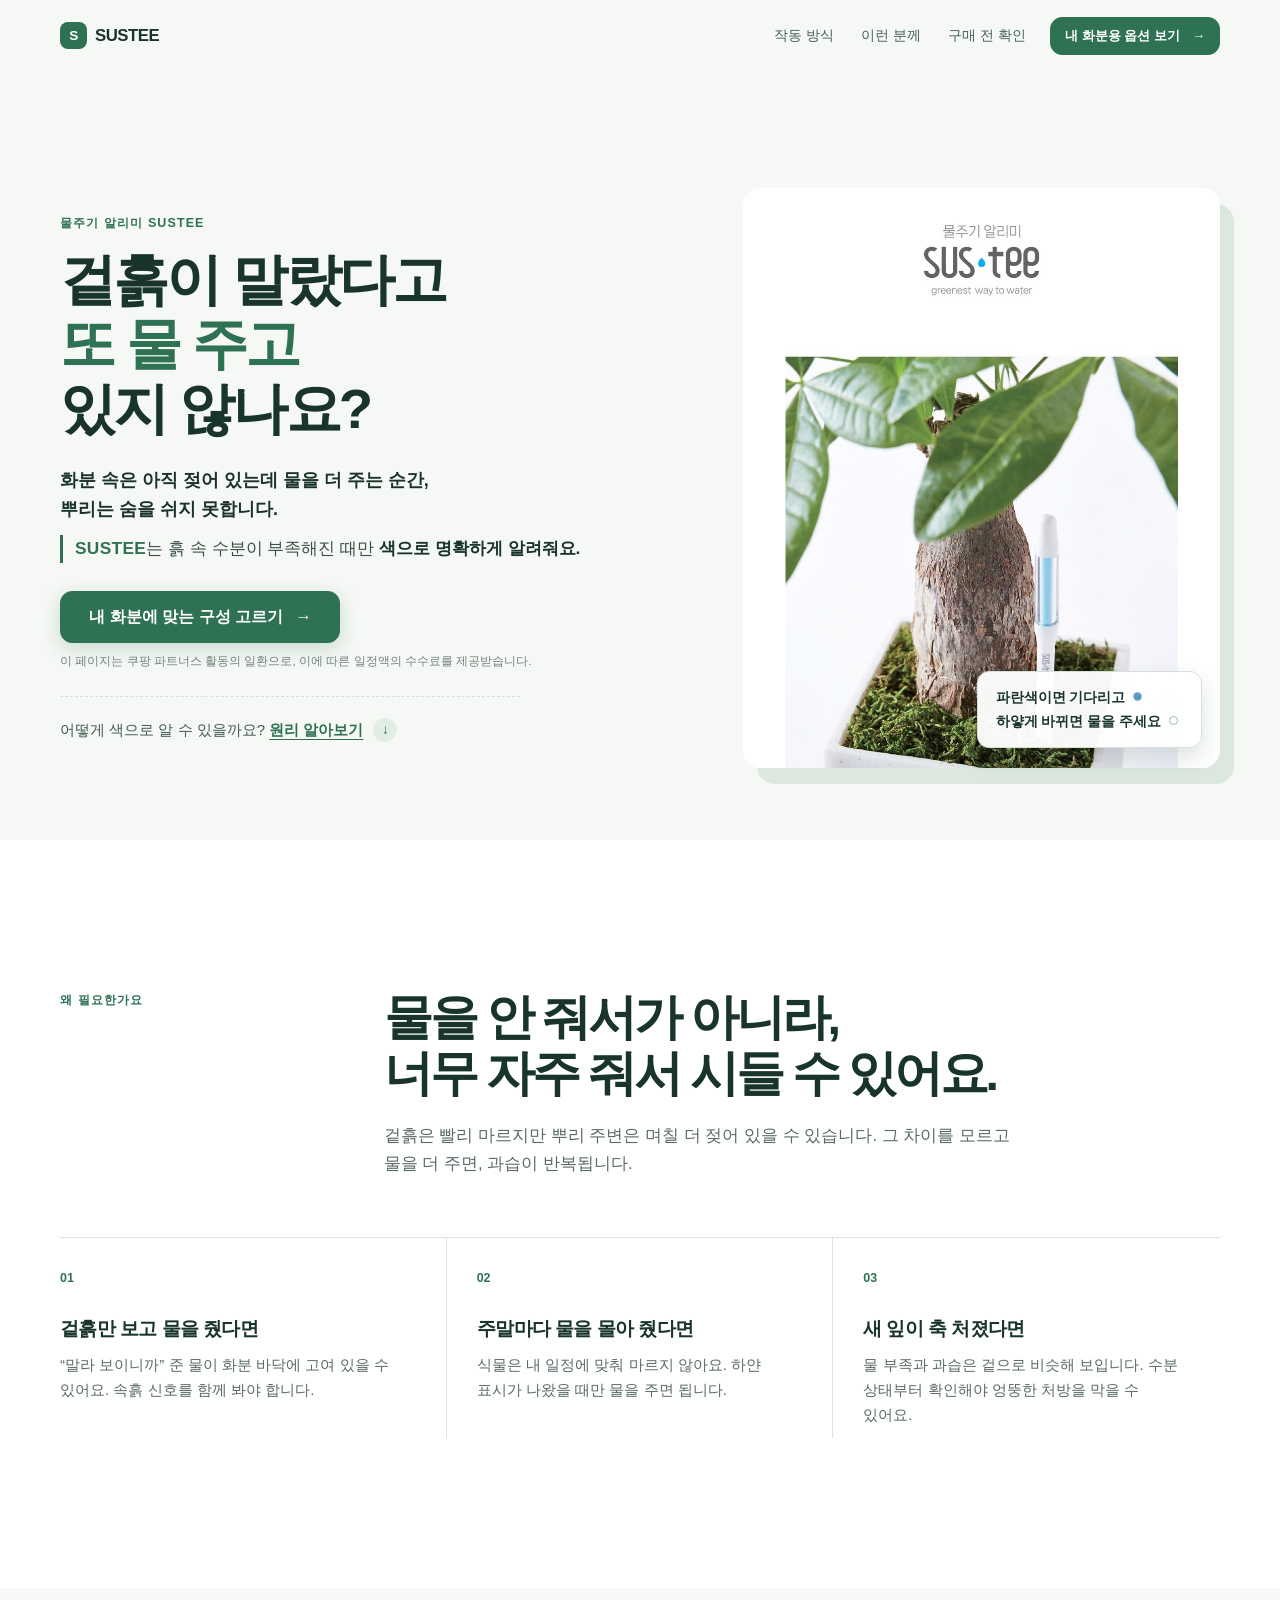
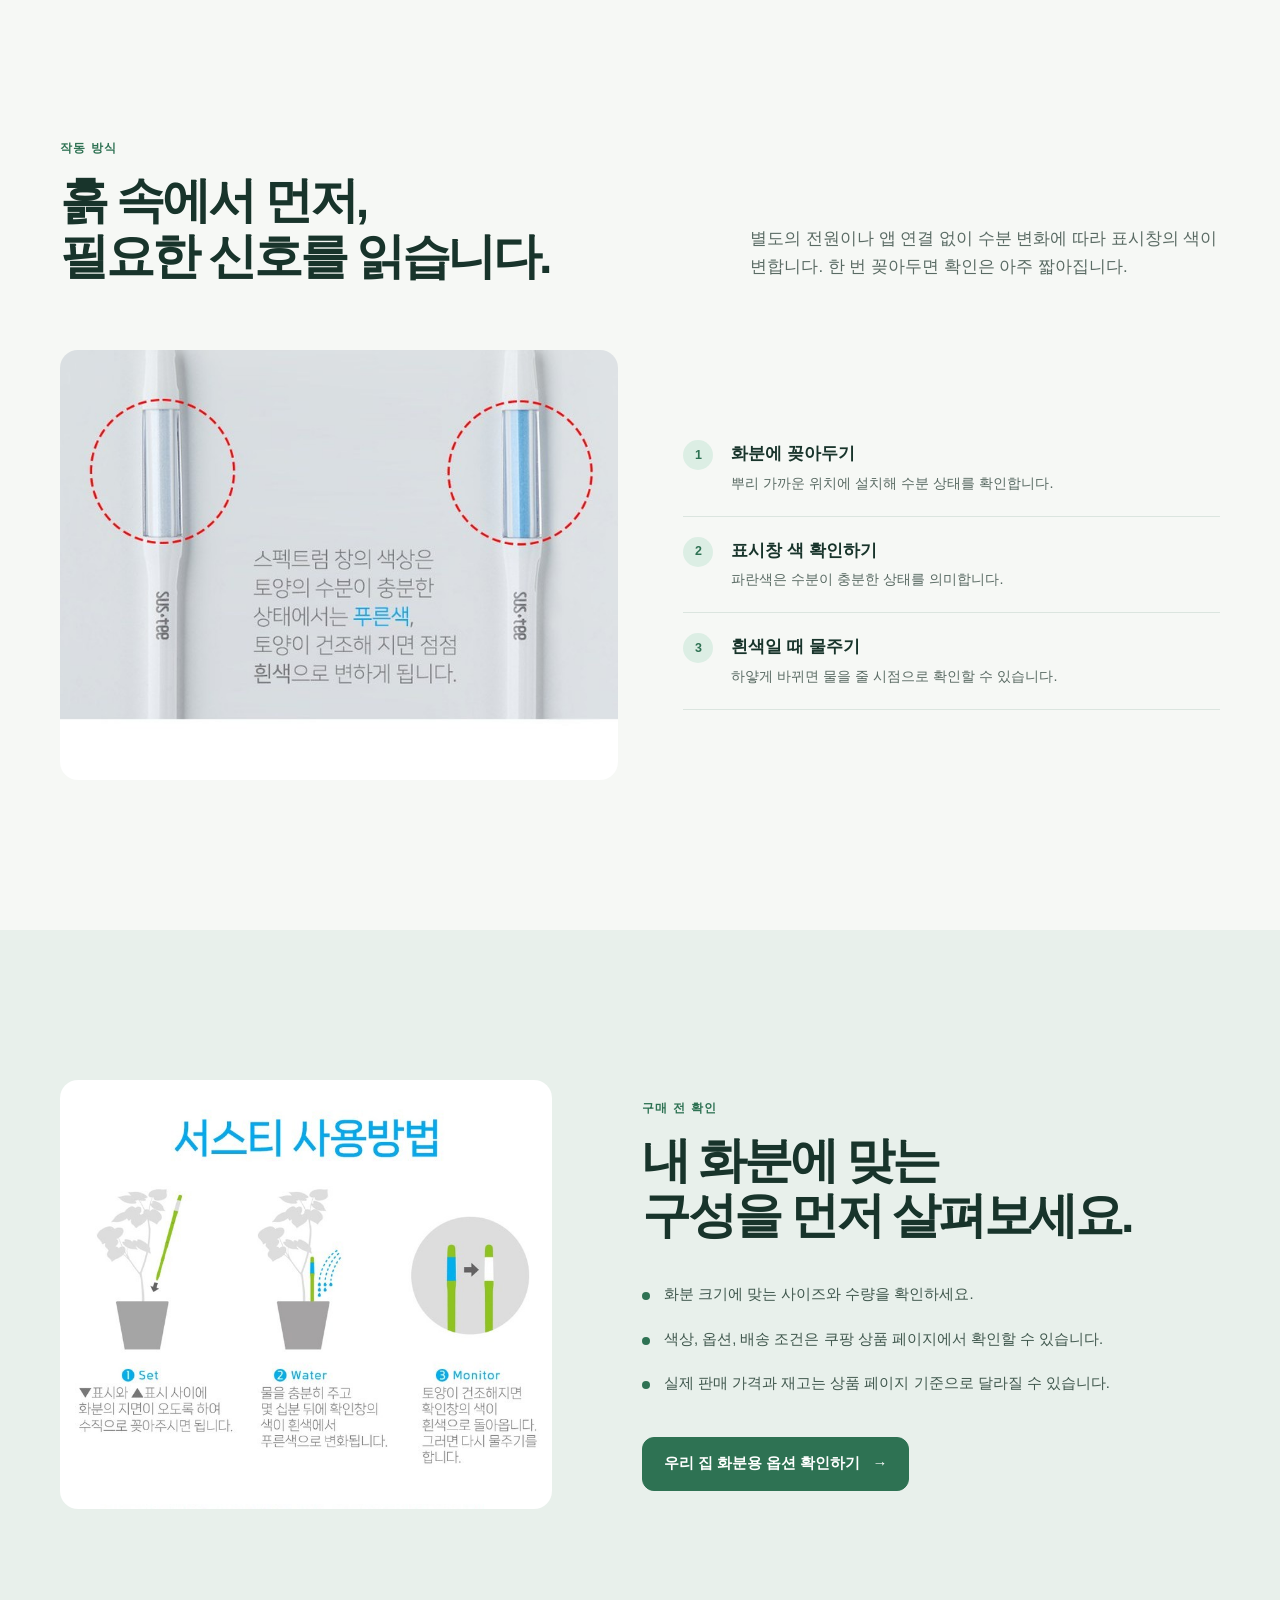
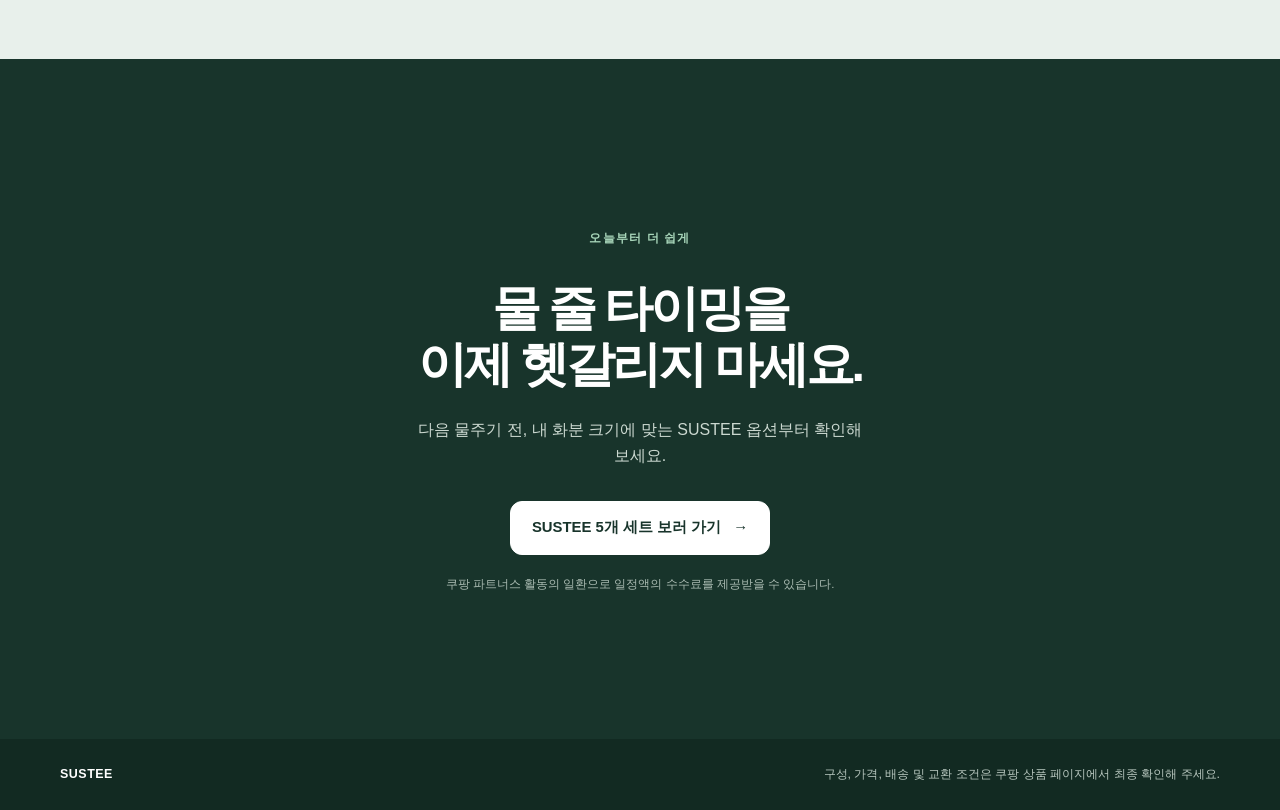
<file: landing-page/index.html>
<!doctype html>
<html lang="ko">
  <head>
    <!-- Google tag (gtag.js) -->
    <script async src="https://www.googletagmanager.com/gtag/js?id=G-DMBS907XPP"></script>
    <script>
      window.dataLayer = window.dataLayer || [];
      function gtag(){dataLayer.push(arguments);}
      gtag('js', new Date());

      gtag('config', 'G-DMBS907XPP');
    </script>
    <meta charset="UTF-8" />
    <meta name="viewport" content="width=device-width, initial-scale=1.0" />
    <meta name="description" content="눈으로 확인하는 식물 물주기 알리미 SUSTEE. 물이 필요한 때를 색으로 알려줍니다." />
    <title>SUSTEE | 눈으로 확인하는 물주기 알리미</title>
    <meta property="og:title" content="SUSTEE | 눈으로 확인하는 물주기 알리미" />
    <meta property="og:description" content="화분 속 수분 상태를 색으로 확인하세요." />
    <meta property="og:image" content="assets/hero-plant.jpg" />
    <link rel="stylesheet" href="styles.css" />
  </head>
  <body>
    <header class="site-header" id="site-header">
      <div class="shell nav-wrap">
        <a class="brand" href="#hero" aria-label="SUSTEE 처음으로">
          <span class="brand-mark">S</span><span>SUSTEE</span>
        </a>
        <nav class="nav" aria-label="주요 메뉴">
          <a href="#how-it-works">작동 방식</a>
          <a href="#why">이런 분께</a>
          <a href="#guide">구매 전 확인</a>
        </nav>
        <a class="button button-small" href="https://link.coupang.com/a/hChhu1HZUi" target="_blank" rel="sponsored noopener" data-cta-location="header">내 화분용 옵션 보기 <span aria-hidden="true">→</span></a>
      </div>
    </header>

    <main>
      <section class="hero" id="hero">
        <div class="shell hero-grid">
          <div class="hero-copy reveal">
            <p class="kicker">물주기 알리미 SUSTEE</p>
            <h1 id="hero-title">
              <span class="title-line">겉흙이 말랐다고</span>
              <span class="title-line accent-line">또 물 주고</span>
              <span class="title-line">있지 않나요?</span>
            </h1>
            <div class="hero-intro">
              <p class="hero-alert">
                <strong>화분 속은 아직 젖어 있는데 물을 더 주는 순간,<br />
                뿌리는 숨을 쉬지 못합니다.</strong>
              </p>
              <p class="hero-solution">
                <span class="solution-highlight">SUSTEE</span>는 흙 속 수분이 부족해진 때만 <strong>색으로 명확하게 알려줘요.</strong>
              </p>
            </div>
            <div class="hero-actions">
              <a class="button button-large" href="https://link.coupang.com/a/hChhu1HZUi" target="_blank" rel="sponsored noopener" id="cta-hero" data-cta-location="hero">내 화분에 맞는 구성 고르기 <span aria-hidden="true">→</span></a>
            </div>
            <p class="affiliate">이 페이지는 쿠팡 파트너스 활동의 일환으로, 이에 따른 일정액의 수수료를 제공받습니다.</p>
            <div class="hero-scroll-nudge">
              <a class="scroll-link" href="#how-it-works">
                <span class="scroll-link-text">어떻게 색으로 알 수 있을까요? <strong>원리 알아보기</strong></span>
                <span class="scroll-arrow" aria-hidden="true">↓</span>
              </a>
            </div>
          </div>
          <figure class="hero-visual reveal">
            <img src="./assets/hero-plant.jpg" alt="화분에 꽂힌 SUSTEE 물주기 알리미" fetchpriority="high" />
            <figcaption class="signal-card"><b>파란색이면 기다리고</b><span class="signal blue"></span><br /><b>하얗게 바뀌면 물을 주세요</b><span class="signal white"></span></figcaption>
          </figure>
        </div>
      </section>

      <section class="section quiet-section" id="why">
        <div class="shell intro-layout reveal">
          <p class="kicker">왜 필요한가요</p>
          <div>
            <h2>물을 안 줘서가 아니라,<br />너무 자주 줘서 시들 수 있어요.</h2>
            <p class="section-copy">겉흙은 빨리 마르지만 뿌리 주변은 며칠 더 젖어 있을 수 있습니다. 그 차이를 모르고 물을 더 주면, 과습이 반복됩니다.</p>
          </div>
        </div>
        <div class="shell reason-grid reveal">
          <article><span>01</span><h3>겉흙만 보고 물을 줬다면</h3><p>“말라 보이니까” 준 물이 화분 바닥에 고여 있을 수 있어요. 속흙 신호를 함께 봐야 합니다.</p></article>
          <article><span>02</span><h3>주말마다 물을 몰아 줬다면</h3><p>식물은 내 일정에 맞춰 마르지 않아요. 하얀 표시가 나왔을 때만 물을 주면 됩니다.</p></article>
          <article><span>03</span><h3>새 잎이 축 처졌다면</h3><p>물 부족과 과습은 겉으로 비슷해 보입니다. 수분 상태부터 확인해야 엉뚱한 처방을 막을 수 있어요.</p></article>
        </div>
      </section>

      <section class="section" id="how-it-works">
        <div class="shell split-heading reveal">
          <div><p class="kicker">작동 방식</p><h2 id="detail-space-title">흙 속에서 먼저,<br />필요한 신호를 읽습니다.</h2></div>
          <p class="section-copy">별도의 전원이나 앱 연결 없이 수분 변화에 따라 표시창의 색이 변합니다. 한 번 꽂아두면 확인은 아주 짧아집니다.</p>
        </div>
        <div class="shell process-grid reveal">
          <figure class="process-image"><img src="./assets/solution-color-compare.jpg" alt="파란색과 흰색으로 바뀌는 SUSTEE 표시창" loading="lazy" /></figure>
          <div class="process-steps">
            <article><span>1</span><div><h3>화분에 꽂아두기</h3><p>뿌리 가까운 위치에 설치해 수분 상태를 확인합니다.</p></div></article>
            <article><span>2</span><div><h3>표시창 색 확인하기</h3><p>파란색은 수분이 충분한 상태를 의미합니다.</p></div></article>
            <article><span>3</span><div><h3>흰색일 때 물주기</h3><p>하얗게 바뀌면 물을 줄 시점으로 확인할 수 있습니다.</p></div></article>
          </div>
        </div>
      </section>

      <section class="section proof-section" id="guide">
        <div class="shell proof-grid reveal">
          <figure><img src="./assets/proof-usage-steps.jpg" alt="SUSTEE 사용 방법 안내" loading="lazy" /></figure>
          <div>
            <p class="kicker">구매 전 확인</p>
            <h2>내 화분에 맞는<br />구성을 먼저 살펴보세요.</h2>
            <ul class="check-list">
              <li>화분 크기에 맞는 사이즈와 수량을 확인하세요.</li>
              <li>색상, 옵션, 배송 조건은 쿠팡 상품 페이지에서 확인할 수 있습니다.</li>
              <li>실제 판매 가격과 재고는 상품 페이지 기준으로 달라질 수 있습니다.</li>
            </ul>
            <a class="button button-large" href="https://link.coupang.com/a/hChhu1HZUi" target="_blank" rel="sponsored noopener" data-cta-location="guide">우리 집 화분용 옵션 확인하기 <span aria-hidden="true">→</span></a>
          </div>
        </div>
      </section>

      <section class="closing">
        <div class="shell closing-inner reveal">
          <p class="kicker">오늘부터 더 쉽게</p>
          <h2 id="purchase-title">물 줄 타이밍을<br />이제 헷갈리지 마세요.</h2>
          <p>다음 물주기 전, 내 화분 크기에 맞는 SUSTEE 옵션부터 확인해 보세요.</p>
          <a class="button button-on-dark button-large" href="https://link.coupang.com/a/hChhu1HZUi" target="_blank" rel="sponsored noopener" id="cta-final" data-cta-location="final">SUSTEE 5개 세트 보러 가기 <span aria-hidden="true">→</span></a>
          <small>쿠팡 파트너스 활동의 일환으로 일정액의 수수료를 제공받을 수 있습니다.</small>
        </div>
      </section>
    </main>

    <footer class="footer">
      <div class="shell footer-inner"><strong>SUSTEE</strong><p>구성, 가격, 배송 및 교환 조건은 쿠팡 상품 페이지에서 최종 확인해 주세요.</p></div>
    </footer>
    <script src="script.js"></script>
  </body>
</html>
</file>
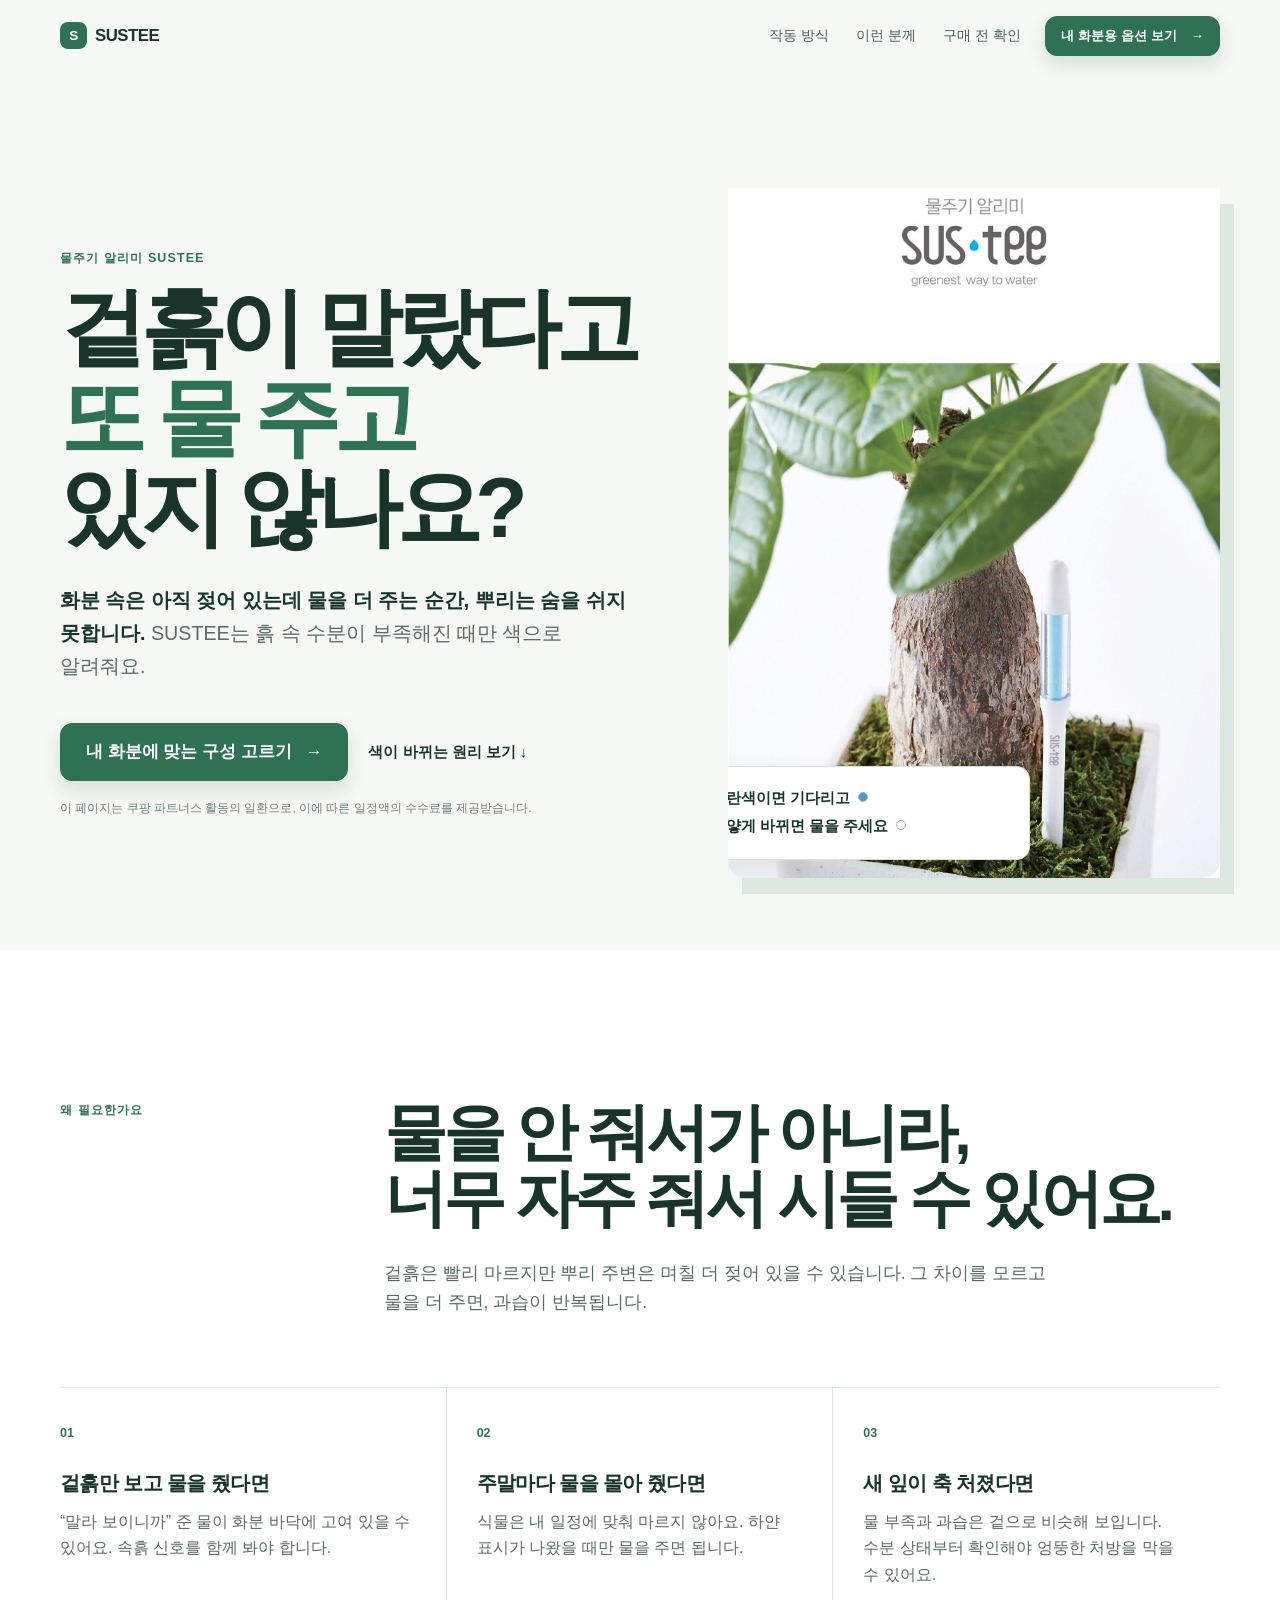
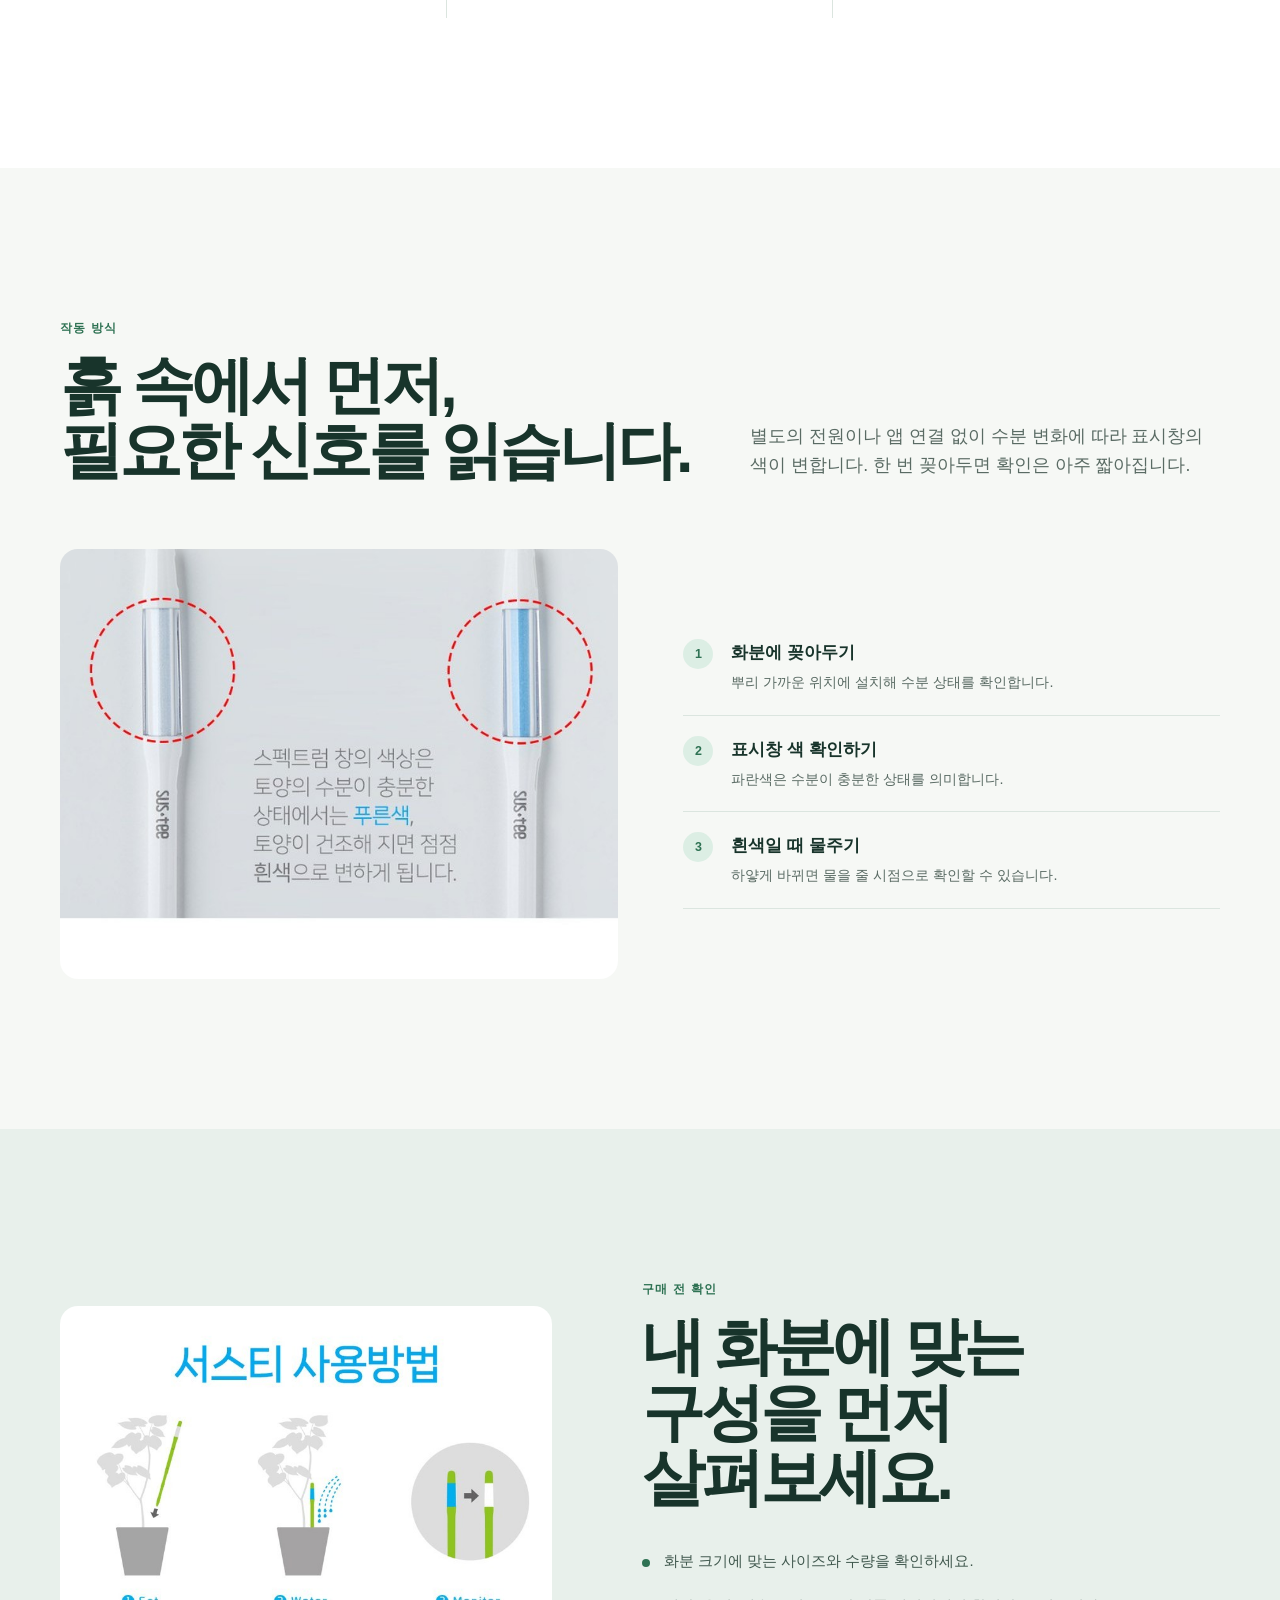
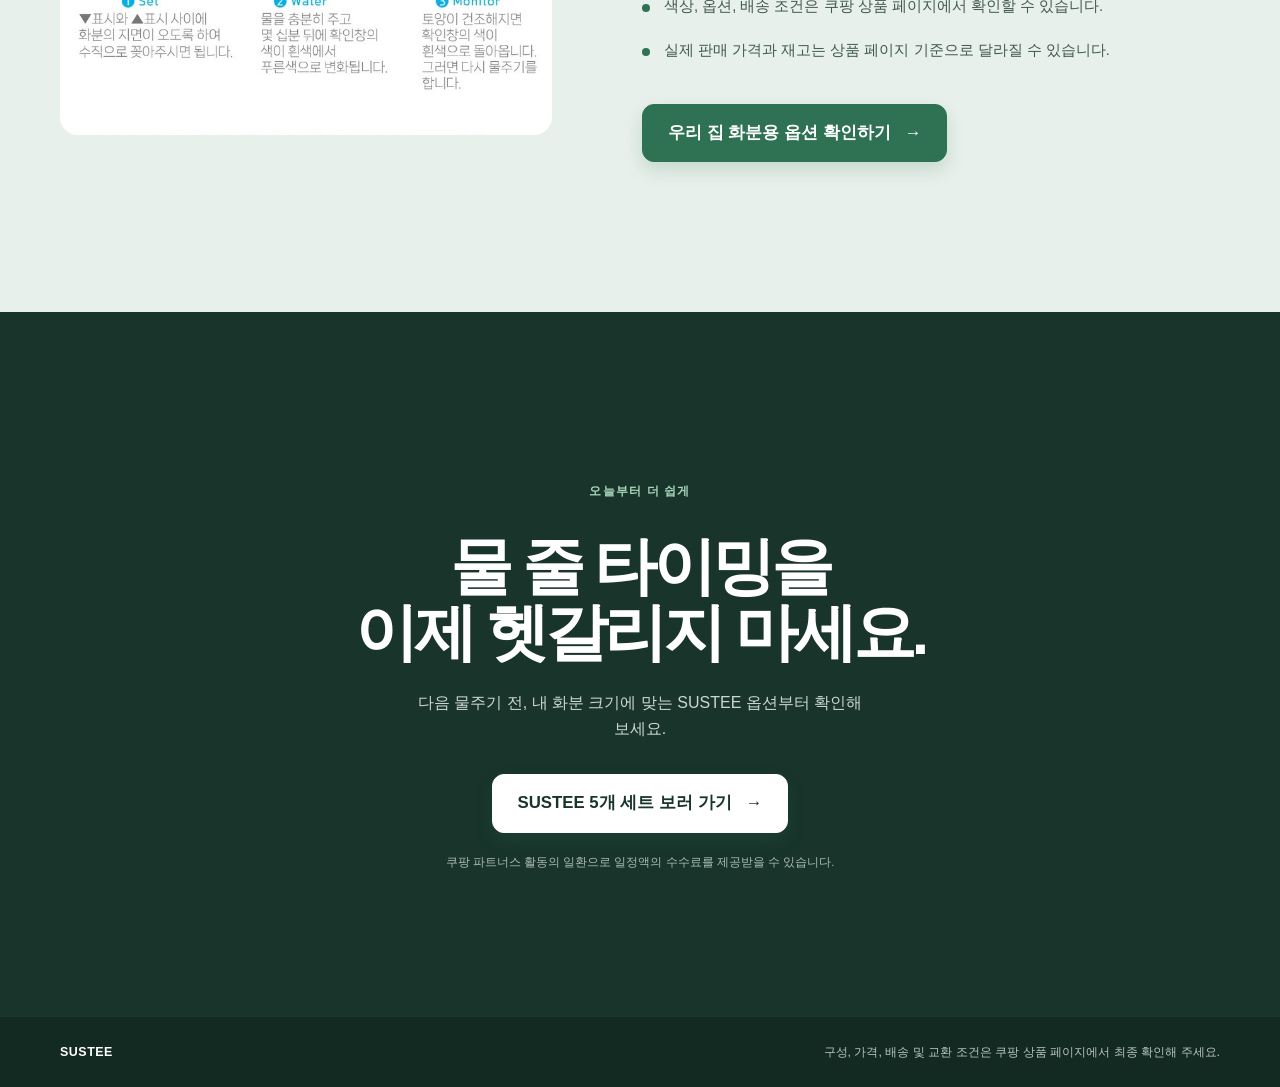
<file: part2-landing-page/landing-page/index.html>
<!doctype html>
<html lang="ko">
  <head>
    <meta charset="UTF-8" />
    <meta name="viewport" content="width=device-width, initial-scale=1.0" />
    <meta name="description" content="눈으로 확인하는 식물 물주기 알리미 SUSTEE. 물이 필요한 때를 색으로 알려줍니다." />
    <title>SUSTEE | 눈으로 확인하는 물주기 알리미</title>
    <meta property="og:title" content="SUSTEE | 눈으로 확인하는 물주기 알리미" />
    <meta property="og:description" content="화분 속 수분 상태를 색으로 확인하세요." />
    <meta property="og:image" content="assets/hero-plant.jpg" />
    <link rel="stylesheet" href="styles.css" />
  </head>
  <body>
    <header class="site-header" id="site-header">
      <div class="shell nav-wrap">
        <a class="brand" href="#hero" aria-label="SUSTEE 처음으로">
          <span class="brand-mark">S</span><span>SUSTEE</span>
        </a>
        <nav class="nav" aria-label="주요 메뉴">
          <a href="#how-it-works">작동 방식</a>
          <a href="#why">이런 분께</a>
          <a href="#guide">구매 전 확인</a>
        </nav>
        <a class="button button-small" href="https://link.coupang.com/a/hChhu1HZUi" target="_blank" rel="sponsored noopener" data-cta-location="header">내 화분용 옵션 보기 <span aria-hidden="true">→</span></a>
      </div>
    </header>

    <main>
      <section class="hero" id="hero">
        <div class="shell hero-grid">
          <div class="hero-copy reveal">
            <p class="kicker">물주기 알리미 SUSTEE</p>
            <h1>
              <span class="title-line">겉흙이 말랐다고</span>
              <span class="title-line accent-line">또 물 주고</span>
              <span class="title-line">있지 않나요?</span>
            </h1>
            <p class="hero-intro"><strong>화분 속은 아직 젖어 있는데 물을 더 주는 순간, 뿌리는 숨을 쉬지 못합니다.</strong> SUSTEE는 흙 속 수분이 부족해진 때만 색으로 알려줘요.</p>
            <div class="hero-actions">
              <a class="button button-large" href="https://link.coupang.com/a/hChhu1HZUi" target="_blank" rel="sponsored noopener" data-cta-location="hero">내 화분에 맞는 구성 고르기 <span aria-hidden="true">→</span></a>
              <a class="text-link" href="#how-it-works">색이 바뀌는 원리 보기 <span aria-hidden="true">↓</span></a>
            </div>
            <p class="affiliate">이 페이지는 쿠팡 파트너스 활동의 일환으로, 이에 따른 일정액의 수수료를 제공받습니다.</p>
          </div>
          <figure class="hero-visual reveal">
            <img src="./assets/hero-plant.jpg" alt="화분에 꽂힌 SUSTEE 물주기 알리미" fetchpriority="high" />
            <figcaption class="signal-card"><b>파란색이면 기다리고</b><span class="signal blue"></span><br /><b>하얗게 바뀌면 물을 주세요</b><span class="signal white"></span></figcaption>
          </figure>
        </div>
      </section>

      <section class="section quiet-section" id="why">
        <div class="shell intro-layout reveal">
          <p class="kicker">왜 필요한가요</p>
          <div>
            <h2>물을 안 줘서가 아니라,<br />너무 자주 줘서 시들 수 있어요.</h2>
            <p class="section-copy">겉흙은 빨리 마르지만 뿌리 주변은 며칠 더 젖어 있을 수 있습니다. 그 차이를 모르고 물을 더 주면, 과습이 반복됩니다.</p>
          </div>
        </div>
        <div class="shell reason-grid reveal">
          <article><span>01</span><h3>겉흙만 보고 물을 줬다면</h3><p>“말라 보이니까” 준 물이 화분 바닥에 고여 있을 수 있어요. 속흙 신호를 함께 봐야 합니다.</p></article>
          <article><span>02</span><h3>주말마다 물을 몰아 줬다면</h3><p>식물은 내 일정에 맞춰 마르지 않아요. 하얀 표시가 나왔을 때만 물을 주면 됩니다.</p></article>
          <article><span>03</span><h3>새 잎이 축 처졌다면</h3><p>물 부족과 과습은 겉으로 비슷해 보입니다. 수분 상태부터 확인해야 엉뚱한 처방을 막을 수 있어요.</p></article>
        </div>
      </section>

      <section class="section" id="how-it-works">
        <div class="shell split-heading reveal">
          <div><p class="kicker">작동 방식</p><h2>흙 속에서 먼저,<br />필요한 신호를 읽습니다.</h2></div>
          <p class="section-copy">별도의 전원이나 앱 연결 없이 수분 변화에 따라 표시창의 색이 변합니다. 한 번 꽂아두면 확인은 아주 짧아집니다.</p>
        </div>
        <div class="shell process-grid reveal">
          <figure class="process-image"><img src="./assets/solution-color-compare.jpg" alt="파란색과 흰색으로 바뀌는 SUSTEE 표시창" loading="lazy" /></figure>
          <div class="process-steps">
            <article><span>1</span><div><h3>화분에 꽂아두기</h3><p>뿌리 가까운 위치에 설치해 수분 상태를 확인합니다.</p></div></article>
            <article><span>2</span><div><h3>표시창 색 확인하기</h3><p>파란색은 수분이 충분한 상태를 의미합니다.</p></div></article>
            <article><span>3</span><div><h3>흰색일 때 물주기</h3><p>하얗게 바뀌면 물을 줄 시점으로 확인할 수 있습니다.</p></div></article>
          </div>
        </div>
      </section>

      <section class="section proof-section" id="guide">
        <div class="shell proof-grid reveal">
          <figure><img src="./assets/proof-usage-steps.jpg" alt="SUSTEE 사용 방법 안내" loading="lazy" /></figure>
          <div>
            <p class="kicker">구매 전 확인</p>
            <h2>내 화분에 맞는<br />구성을 먼저 살펴보세요.</h2>
            <ul class="check-list">
              <li>화분 크기에 맞는 사이즈와 수량을 확인하세요.</li>
              <li>색상, 옵션, 배송 조건은 쿠팡 상품 페이지에서 확인할 수 있습니다.</li>
              <li>실제 판매 가격과 재고는 상품 페이지 기준으로 달라질 수 있습니다.</li>
            </ul>
            <a class="button button-large" href="https://link.coupang.com/a/hChhu1HZUi" target="_blank" rel="sponsored noopener" data-cta-location="guide">우리 집 화분용 옵션 확인하기 <span aria-hidden="true">→</span></a>
          </div>
        </div>
      </section>

      <section class="closing">
        <div class="shell closing-inner reveal">
          <p class="kicker">오늘부터 더 쉽게</p>
          <h2>물 줄 타이밍을<br />이제 헷갈리지 마세요.</h2>
          <p>다음 물주기 전, 내 화분 크기에 맞는 SUSTEE 옵션부터 확인해 보세요.</p>
          <a class="button button-on-dark button-large" href="https://link.coupang.com/a/hChhu1HZUi" target="_blank" rel="sponsored noopener" data-cta-location="final">SUSTEE 5개 세트 보러 가기 <span aria-hidden="true">→</span></a>
          <small>쿠팡 파트너스 활동의 일환으로 일정액의 수수료를 제공받을 수 있습니다.</small>
        </div>
      </section>
    </main>

    <footer class="footer">
      <div class="shell footer-inner"><strong>SUSTEE</strong><p>구성, 가격, 배송 및 교환 조건은 쿠팡 상품 페이지에서 최종 확인해 주세요.</p></div>
    </footer>
    <script src="script.js"></script>
  </body>
</html>
</file>
<file: landing-page/styles.css>
:root { --ink:#18342b; --muted:#5a6b64; --line:#dbe5df; --paper:#f6f8f5; --green:#2e7253; --blue:#4f9ac5; --radius:18px; }
* { box-sizing:border-box; }
h1, h2, h3, p, a, li { word-break:keep-all; overflow-wrap:break-word; }
html { scroll-behavior:smooth; }
body { margin:0; color:var(--ink); background:var(--paper); font-family:Pretendard, "Noto Sans KR", "Apple SD Gothic Neo", Arial, sans-serif; line-height:1.65; }
a { color:inherit; text-decoration:none; }
img { display:block; width:100%; }
.shell { width:min(1160px, calc(100% - 40px)); margin:0 auto; }
.site-header { position:sticky; top:0; z-index:10; border-bottom:1px solid transparent; background:rgb(246 248 245 / .85); backdrop-filter:blur(12px); transition:border-color .2s, box-shadow .2s; }
.site-header.is-scrolled { border-color:var(--line); box-shadow:0 8px 26px rgb(24 52 43 / .06); }
.nav-wrap { min-height:72px; display:flex; align-items:center; justify-content:space-between; gap:24px; }
.brand { font-weight:800; letter-spacing:-.03em; display:flex; align-items:center; gap:8px; font-size:1.05rem; }
.brand-mark { width:27px; height:27px; display:grid; place-items:center; border-radius:8px; color:#fff; background:var(--green); font-size:.85rem; }
.nav { display:flex; gap:27px; margin-left:auto; color:#466057; font-size:.9rem; }
.nav a:hover,.text-link:hover { color:var(--green); }
.button { display:inline-flex; align-items:center; justify-content:center; gap:12px; padding:13px 19px; border:1px solid var(--green); border-radius:12px; background:var(--green); color:#fff; font-size:.93rem; font-weight:700; line-height:1.2; transition:transform .2s, background .2s; }
.button:hover { background:#20583f; transform:translateY(-2px); }.button:active { transform:translateY(0) scale(.98); }.button-small { padding:10px 14px; font-size:.82rem; white-space:nowrap; }.button-large { padding:17px 21px; }
.hero { padding:clamp(58px, 9vw, 124px) 0 72px; overflow:hidden; }.hero-grid { display:grid; grid-template-columns:1fr .88fr; align-items:center; gap:clamp(35px,7vw,100px); }.kicker { margin:0 0 14px; color:var(--green); font-size:.78rem; font-weight:800; letter-spacing:.09em; text-transform:uppercase; }.hero h1,.section h2,.closing h2 { margin:0; font-weight:800; letter-spacing:-.065em; line-height:1.08; }.hero h1 { font-size:clamp(2.9rem,6vw,5.3rem); }.hero h1 em { font-style:normal; color:var(--green); }.hero-intro { max-width:480px; margin:27px 0 0; font-size:1.06rem; color:var(--muted); }.hero-actions { display:flex; align-items:center; flex-wrap:wrap; gap:20px; margin-top:35px; }.text-link { font-weight:700; font-size:.92rem; }.affiliate { max-width:480px; margin:18px 0 0; color:#708078; font-size:.74rem; }.hero-visual { position:relative; margin:0; }.hero-visual img { height:min(61vw,680px); min-height:500px; object-fit:cover; object-position:center bottom; border-radius:var(--radius); box-shadow:20px 22px 0 #dce8df; }.signal-card { position:absolute; left:-32px; bottom:32px; max-width:310px; padding:16px 18px; border:1px solid #d5e3dc; border-radius:13px; background:rgb(255 255 255 / .94); box-shadow:0 12px 30px rgb(24 52 43 / .1); font-size:.78rem; }.signal { display:inline-block; width:9px; height:9px; margin:0 5px 1px 12px; border-radius:50%; border:1px solid #9db5c3; }.signal:first-child { margin-left:0; }.blue { background:var(--blue); }.white { background:#fff; }
.section { padding:clamp(80px,12vw,150px) 0; }.quiet-section { background:#fff; }.intro-layout { display:grid; grid-template-columns:.52fr 1.48fr; gap:30px; }.section h2,.closing h2 { font-size:clamp(2.1rem,4.4vw,4rem); }.section-copy { max-width:600px; margin:24px 0 0; color:var(--muted); }.reason-grid { display:grid; grid-template-columns:repeat(3,1fr); gap:0; margin-top:65px; border-top:1px solid var(--line); }.reason-grid article { padding:27px 30px 0 0; min-height:205px; border-right:1px solid var(--line); }.reason-grid article+article { padding-left:30px; }.reason-grid article:last-child { border:0; }.reason-grid span { color:var(--green); font-size:.78rem; font-weight:800; }.reason-grid h3 { margin:22px 0 8px; font-size:1.12rem; letter-spacing:-.03em; }.reason-grid p { margin:0; color:var(--muted); font-size:.92rem; }.split-heading { display:grid; grid-template-columns:1.15fr .85fr; align-items:end; gap:55px; }.split-heading .section-copy { margin-bottom:4px; }.process-grid { display:grid; grid-template-columns:1.02fr .98fr; gap:65px; align-items:center; margin-top:65px; }.process-image { margin:0; overflow:hidden; border-radius:var(--radius); background:#edf3f0; }.process-image img { min-height:430px; object-fit:cover; }.process-steps article { display:flex; gap:18px; padding:20px 0; border-bottom:1px solid var(--line); }.process-steps span { flex:0 0 30px; height:30px; display:grid; place-items:center; border-radius:50%; background:#dceee4; color:var(--green); font-size:.78rem; font-weight:800; }.process-steps h3 { margin:0 0 4px; font-size:1.05rem; }.process-steps p { margin:0; color:var(--muted); font-size:.9rem; }.proof-section { background:#e8f0eb; }.proof-grid { display:grid; grid-template-columns:.92fr 1.08fr; gap:clamp(40px,7vw,96px); align-items:center; }.proof-grid figure { margin:0; overflow:hidden; border-radius:var(--radius); background:#fff; }.proof-grid figure img { min-height:390px; object-fit:cover; }.check-list { padding:0; margin:28px 0 32px; list-style:none; }.check-list li { position:relative; padding:10px 0 10px 22px; color:#40584e; font-size:.92rem; }.check-list li::before { content:""; position:absolute; left:0; top:20px; width:8px; height:8px; border-radius:50%; background:var(--green); }.closing { padding:clamp(85px,12vw,145px) 0; background:var(--ink); color:#f5f8f5; text-align:center; }.closing-inner { max-width:700px; }.closing .kicker { color:#a8d6ba; }.closing h2 { color:#fff; }.closing p { max-width:485px; margin:24px auto 32px; color:#cbd8d0; }.button-on-dark { background:#fff; border-color:#fff; color:var(--ink); }.button-on-dark:hover { background:#dceee4; }.closing small { display:block; margin-top:20px; color:#aabbb2; font-size:.72rem; }.footer { padding:25px 0; background:#122a22; color:#b7c6be; font-size:.78rem; }.footer-inner { display:flex; align-items:center; justify-content:space-between; gap:22px; }.footer strong { color:#fff; letter-spacing:.04em; }.footer p { margin:0; text-align:right; }
.reveal { opacity:1; transform:none; }

/* --- Hero Typography & Layout Refinement --- */
.hero-grid { grid-template-columns: 1.12fr .88fr; gap: clamp(36px, 6vw, 76px); }
.hero h1 { 
  font-size: clamp(2.35rem, 4.4vw, 3.85rem); 
  line-height: 1.15; 
  letter-spacing: -0.05em; 
  word-break: keep-all; 
}
.title-line { display: block; }
.accent-line { color: var(--green); }

/* Hero intro copy hierarchy */
.hero-intro { 
  max-width: 530px; 
  margin-top: 24px; 
  display: flex; 
  flex-direction: column; 
  gap: 12px; 
}
.hero-alert { 
  margin: 0; 
  font-size: 1.12rem; 
  line-height: 1.6; 
  color: var(--ink); 
}
.hero-alert strong { 
  font-weight: 700; 
  color: #1a3328; 
}
.hero-solution { 
  margin: 0; 
  font-size: 1.08rem; 
  line-height: 1.6; 
  color: #3b5046; 
  padding-left: 12px; 
  border-left: 3px solid var(--green); 
}
.solution-highlight { 
  display: inline-block; 
  font-weight: 900; 
  color: var(--green); 
  letter-spacing: 0.02em; 
}
.hero-solution strong { 
  color: var(--ink); 
  font-weight: 700; 
}

/* CTA Button & Affiliate note */
.hero-actions { 
  margin-top: 28px; 
}
.hero-actions .button-large { 
  min-height: 52px; 
  padding: 15px 28px; 
  font-size: 1.02rem; 
  font-weight: 800; 
  box-shadow: 0 6px 20px rgb(46 114 83 / .22); 
}
.affiliate { 
  max-width: 480px; 
  margin: 10px 0 0; 
  color: #72847c; 
  font-size: 0.74rem; 
  line-height: 1.45; 
}

/* Scroll nudge link */
.hero-scroll-nudge { 
  margin-top: 26px; 
  padding-top: 20px; 
  border-top: 1px dashed #d5e0d9; 
  max-width: 460px; 
}
.scroll-link { 
  display: inline-flex; 
  align-items: center; 
  gap: 10px; 
  color: #435b51; 
  font-size: 0.94rem; 
  font-weight: 500; 
  transition: color .2s, transform .2s; 
}
.scroll-link strong { 
  color: var(--green); 
  text-decoration: underline; 
  text-underline-offset: 4px; 
}
.scroll-arrow { 
  display: inline-grid; 
  place-items: center; 
  width: 24px; 
  height: 24px; 
  border-radius: 50%; 
  background: #e2ede6; 
  color: var(--green); 
  font-size: 0.85rem; 
  font-weight: 800; 
  transition: transform .2s; 
}
.scroll-link:hover { 
  color: var(--green); 
}
.scroll-link:hover .scroll-arrow { 
  transform: translateY(3px); 
}

/* Hero Right: Visual & Card Frame */
.hero-visual { 
  position: relative; 
  margin: 0; 
  background: #ffffff; 
  border-radius: var(--radius); 
  box-shadow: 14px 16px 0 #dce8df; 
  overflow: visible; 
}
.hero-visual img { 
  height: auto; 
  max-height: 580px; 
  width: 100%; 
  object-fit: contain; 
  object-position: center top; 
  border-radius: var(--radius); 
  box-shadow: none; 
  background: #ffffff; 
}
.signal-card { 
  position: absolute; 
  left: auto; 
  right: 18px; 
  bottom: 20px; 
  width: auto; 
  max-width: 320px; 
  padding: 14px 18px; 
  border: 1px solid #d3e1d8; 
  border-radius: 12px; 
  background: rgb(255 255 255 / .96); 
  box-shadow: 0 10px 24px rgb(24 52 43 / .14); 
  font-size: 0.86rem; 
  line-height: 1.7; 
  word-break: keep-all; 
  z-index: 2; 
}
.signal { 
  width: 9px; 
  height: 9px; 
  margin-left: 8px; 
}

/* Section H2 Scaling */
.section h2, .closing h2 { 
  font-size: clamp(2.1rem, 3.8vw, 3.4rem); 
  line-height: 1.15; 
}
.section-copy { 
  max-width: 640px; 
  margin-top: 20px; 
  font-size: 1.05rem; 
}
.reason-grid { 
  margin-top: 60px; 
}
.reason-grid article { 
  min-height: 200px; 
  padding-top: 26px; 
}
.reason-grid h3 { 
  font-size: 1.18rem; 
}
.reason-grid p { 
  font-size: 0.95rem; 
}

@media (max-width: 1020px) and (min-width: 761px) {
  .hero-grid { gap: 36px; }
  .hero h1 { font-size: clamp(2.2rem, 4.3vw, 3.2rem); }
  .signal-card { right: 12px; bottom: 14px; max-width: 280px; font-size: 0.8rem; }
}

@media (max-width: 760px) {
  .hero h1 { font-size: clamp(2.2rem, 9.5vw, 3.1rem); }
  .hero-intro { font-size: 1.02rem; }
  .hero-visual img { max-height: 440px; }
  .signal-card { position: static; margin-top: 14px; width: 100%; max-width: none; font-size: 0.82rem; }
}
@media (prefers-reduced-motion:reduce) { html { scroll-behavior:auto; }.reveal { opacity:1; transform:none; transition:none; }.button { transition:none; } }
@media (max-width:760px) { .shell { width:min(100% - 32px, 560px); }.site-header .nav { display:none; }.nav-wrap { min-height:64px; gap:12px; }.button-small { padding:9px 10px; font-size:.73rem; }.hero { padding:54px 0 72px; }.hero-grid,.intro-layout,.split-heading,.process-grid,.proof-grid { grid-template-columns:1fr; gap:35px; }.hero-visual { margin-top:4px; }.section { padding:80px 0; }.reason-grid { grid-template-columns:1fr; margin-top:43px; }.reason-grid article,.reason-grid article+article { min-height:0; padding:22px 0; border-right:0; border-bottom:1px solid var(--line); }.reason-grid article:last-child { border-bottom:0; }.process-grid { margin-top:42px; }.process-image img,.proof-grid figure img { min-height:0; }.footer-inner { display:block; }.footer p { margin-top:6px; text-align:left; }.hero-actions .button { width:100%; }.closing { text-align:left; }.closing p { margin-left:0; }.closing .button { width:100%; }.closing small { text-align:center; } }
</file>
<file: part2-landing-page/landing-page/styles.css>
:root { --ink:#18342b; --muted:#5a6b64; --line:#dbe5df; --paper:#f6f8f5; --green:#2e7253; --blue:#4f9ac5; --radius:18px; }
* { box-sizing:border-box; }
h1, h2, h3, p, a, li { word-break:keep-all; overflow-wrap:break-word; }
html { scroll-behavior:smooth; }
body { margin:0; color:var(--ink); background:var(--paper); font-family:Pretendard, "Noto Sans KR", "Apple SD Gothic Neo", Arial, sans-serif; line-height:1.65; }
a { color:inherit; text-decoration:none; }
img { display:block; width:100%; }
.shell { width:min(1160px, calc(100% - 40px)); margin:0 auto; }
.site-header { position:sticky; top:0; z-index:10; border-bottom:1px solid transparent; background:rgb(246 248 245 / .85); backdrop-filter:blur(12px); transition:border-color .2s, box-shadow .2s; }
.site-header.is-scrolled { border-color:var(--line); box-shadow:0 8px 26px rgb(24 52 43 / .06); }
.nav-wrap { min-height:72px; display:flex; align-items:center; justify-content:space-between; gap:24px; }
.brand { font-weight:800; letter-spacing:-.03em; display:flex; align-items:center; gap:8px; font-size:1.05rem; }
.brand-mark { width:27px; height:27px; display:grid; place-items:center; border-radius:8px; color:#fff; background:var(--green); font-size:.85rem; }
.nav { display:flex; gap:27px; margin-left:auto; color:#466057; font-size:.9rem; }
.nav a:hover,.text-link:hover { color:var(--green); }
.button { display:inline-flex; align-items:center; justify-content:center; gap:12px; padding:13px 19px; border:1px solid var(--green); border-radius:12px; background:var(--green); color:#fff; font-size:.93rem; font-weight:700; line-height:1.2; transition:transform .2s, background .2s; }
.button:hover { background:#20583f; transform:translateY(-2px); }.button:active { transform:translateY(0) scale(.98); }.button-small { padding:10px 14px; font-size:.82rem; white-space:nowrap; }.button-large { padding:17px 21px; }
.hero { padding:clamp(58px, 9vw, 124px) 0 72px; overflow:hidden; }.hero-grid { display:grid; grid-template-columns:1fr .88fr; align-items:center; gap:clamp(35px,7vw,100px); }.kicker { margin:0 0 14px; color:var(--green); font-size:.78rem; font-weight:800; letter-spacing:.09em; text-transform:uppercase; }.hero h1,.section h2,.closing h2 { margin:0; font-weight:800; letter-spacing:-.065em; line-height:1.08; }.hero h1 { font-size:clamp(2.9rem,6vw,5.3rem); }.hero h1 em { font-style:normal; color:var(--green); }.hero-intro { max-width:480px; margin:27px 0 0; font-size:1.06rem; color:var(--muted); }.hero-actions { display:flex; align-items:center; flex-wrap:wrap; gap:20px; margin-top:35px; }.text-link { font-weight:700; font-size:.92rem; }.affiliate { max-width:480px; margin:18px 0 0; color:#708078; font-size:.74rem; }.hero-visual { position:relative; margin:0; }.hero-visual img { height:min(61vw,680px); min-height:500px; object-fit:cover; object-position:center bottom; border-radius:var(--radius); box-shadow:20px 22px 0 #dce8df; }.signal-card { position:absolute; left:-32px; bottom:32px; max-width:310px; padding:16px 18px; border:1px solid #d5e3dc; border-radius:13px; background:rgb(255 255 255 / .94); box-shadow:0 12px 30px rgb(24 52 43 / .1); font-size:.78rem; }.signal { display:inline-block; width:9px; height:9px; margin:0 5px 1px 12px; border-radius:50%; border:1px solid #9db5c3; }.signal:first-child { margin-left:0; }.blue { background:var(--blue); }.white { background:#fff; }
.section { padding:clamp(80px,12vw,150px) 0; }.quiet-section { background:#fff; }.intro-layout { display:grid; grid-template-columns:.52fr 1.48fr; gap:30px; }.section h2,.closing h2 { font-size:clamp(2.1rem,4.4vw,4rem); }.section-copy { max-width:600px; margin:24px 0 0; color:var(--muted); }.reason-grid { display:grid; grid-template-columns:repeat(3,1fr); gap:0; margin-top:65px; border-top:1px solid var(--line); }.reason-grid article { padding:27px 30px 0 0; min-height:205px; border-right:1px solid var(--line); }.reason-grid article+article { padding-left:30px; }.reason-grid article:last-child { border:0; }.reason-grid span { color:var(--green); font-size:.78rem; font-weight:800; }.reason-grid h3 { margin:22px 0 8px; font-size:1.12rem; letter-spacing:-.03em; }.reason-grid p { margin:0; color:var(--muted); font-size:.92rem; }.split-heading { display:grid; grid-template-columns:1.15fr .85fr; align-items:end; gap:55px; }.split-heading .section-copy { margin-bottom:4px; }.process-grid { display:grid; grid-template-columns:1.02fr .98fr; gap:65px; align-items:center; margin-top:65px; }.process-image { margin:0; overflow:hidden; border-radius:var(--radius); background:#edf3f0; }.process-image img { min-height:430px; object-fit:cover; }.process-steps article { display:flex; gap:18px; padding:20px 0; border-bottom:1px solid var(--line); }.process-steps span { flex:0 0 30px; height:30px; display:grid; place-items:center; border-radius:50%; background:#dceee4; color:var(--green); font-size:.78rem; font-weight:800; }.process-steps h3 { margin:0 0 4px; font-size:1.05rem; }.process-steps p { margin:0; color:var(--muted); font-size:.9rem; }.proof-section { background:#e8f0eb; }.proof-grid { display:grid; grid-template-columns:.92fr 1.08fr; gap:clamp(40px,7vw,96px); align-items:center; }.proof-grid figure { margin:0; overflow:hidden; border-radius:var(--radius); background:#fff; }.proof-grid figure img { min-height:390px; object-fit:cover; }.check-list { padding:0; margin:28px 0 32px; list-style:none; }.check-list li { position:relative; padding:10px 0 10px 22px; color:#40584e; font-size:.92rem; }.check-list li::before { content:""; position:absolute; left:0; top:20px; width:8px; height:8px; border-radius:50%; background:var(--green); }.closing { padding:clamp(85px,12vw,145px) 0; background:var(--ink); color:#f5f8f5; text-align:center; }.closing-inner { max-width:700px; }.closing .kicker { color:#a8d6ba; }.closing h2 { color:#fff; }.closing p { max-width:485px; margin:24px auto 32px; color:#cbd8d0; }.button-on-dark { background:#fff; border-color:#fff; color:var(--ink); }.button-on-dark:hover { background:#dceee4; }.closing small { display:block; margin-top:20px; color:#aabbb2; font-size:.72rem; }.footer { padding:25px 0; background:#122a22; color:#b7c6be; font-size:.78rem; }.footer-inner { display:flex; align-items:center; justify-content:space-between; gap:22px; }.footer strong { color:#fff; letter-spacing:.04em; }.footer p { margin:0; text-align:right; }
.reveal { opacity:1; transform:none; }

/* Keep Korean phrases together and keep the status card inside its image frame. */
.hero-grid { grid-template-columns:1.16fr .84fr; }
.hero h1 { font-size:clamp(3rem,5.3vw,5.35rem); letter-spacing:-.075em; word-break:keep-all; overflow-wrap:normal; }
.title-line { display:block; white-space:nowrap; }
.accent-line { color:var(--green); }
.hero-visual { overflow:hidden; box-shadow:14px 16px 0 #dce8df; }
.hero-visual img { box-shadow:none; }
.signal-card { left:auto; right:18px; bottom:18px; width:calc(100% - 36px); max-width:340px; overflow-wrap:keep-all; }

/* Conversion hierarchy refresh */
.button { gap:14px; padding:14px 20px; font-size:1rem; font-weight:800; box-shadow:0 8px 18px rgb(46 114 83 / .18); }
.button-small { padding:11px 15px; font-size:.84rem; }
.button-large { min-height:58px; padding:18px 25px; font-size:1.05rem; }
.hero-grid { grid-template-columns:1.08fr .92fr; }
.hero h1 { font-size:clamp(3.35rem,6.7vw,6.15rem); line-height:1.05; }
.hero-intro { max-width:590px; margin-top:31px; font-size:1.23rem; line-height:1.7; }
.hero-intro strong { color:var(--ink); font-weight:800; }
.hero-actions { margin-top:39px; }
.hero-visual { background:#fff; }
.hero-visual img { height:min(62vw,690px); min-height:520px; }
.signal-card { left:-38px; max-width:340px; padding:18px 20px; background:#fff; font-size:.92rem; line-height:1.9; }
.signal { width:10px; height:10px; margin-left:8px; }
.section h2,.closing h2 { font-size:clamp(2.5rem,4.9vw,4.65rem); line-height:1.05; }
.section-copy { max-width:670px; margin-top:27px; font-size:1.1rem; }
.reason-grid { margin-top:70px; }
.reason-grid article { min-height:230px; padding-top:31px; }
.reason-grid h3 { font-size:1.27rem; }
.reason-grid p { font-size:1rem; }
@media (max-width:760px) {
  .button-small { padding:10px 11px; font-size:.76rem; }
  .hero h1 { font-size:clamp(3rem,13vw,4.35rem); }
  .hero-intro { font-size:1.1rem; }
  .hero-visual img { height:500px; min-height:0; }
}

@media (max-width:1020px) and (min-width:761px) {
  .hero-grid { gap:42px; }
  .hero h1 { font-size:clamp(2.8rem,5.1vw,4.25rem); }
  .signal-card { right:14px; bottom:14px; width:calc(100% - 28px); font-size:.82rem; }
}

@media (max-width:760px) {
  .hero h1 { font-size:clamp(2.7rem,12.2vw,3.8rem); }
  .title-line { white-space:normal; }
  .signal-card { right:12px; bottom:12px; width:calc(100% - 24px); max-width:none; font-size:.84rem; }
}
@media (prefers-reduced-motion:reduce) { html { scroll-behavior:auto; }.reveal { opacity:1; transform:none; transition:none; }.button { transition:none; } }
@media (max-width:760px) { .shell { width:min(100% - 32px, 560px); }.site-header .nav { display:none; }.nav-wrap { min-height:64px; gap:12px; }.button-small { padding:9px 10px; font-size:.73rem; }.hero { padding:54px 0 72px; }.hero-grid,.intro-layout,.split-heading,.process-grid,.proof-grid { grid-template-columns:1fr; gap:35px; }.hero h1 { font-size:clamp(2.65rem,12vw,4rem); }.hero-visual { margin-top:4px; }.hero-visual img { height:480px; min-height:0; box-shadow:12px 13px 0 #dce8df; }.signal-card { left:14px; right:14px; bottom:14px; max-width:none; }.section { padding:80px 0; }.reason-grid { grid-template-columns:1fr; margin-top:43px; }.reason-grid article,.reason-grid article+article { min-height:0; padding:22px 0; border-right:0; border-bottom:1px solid var(--line); }.reason-grid article:last-child { border-bottom:0; }.process-grid { margin-top:42px; }.process-image img,.proof-grid figure img { min-height:0; }.footer-inner { display:block; }.footer p { margin-top:6px; text-align:left; }.hero-actions .button { width:100%; }.closing { text-align:left; }.closing p { margin-left:0; }.closing .button { width:100%; }.closing small { text-align:center; } }
</file>
